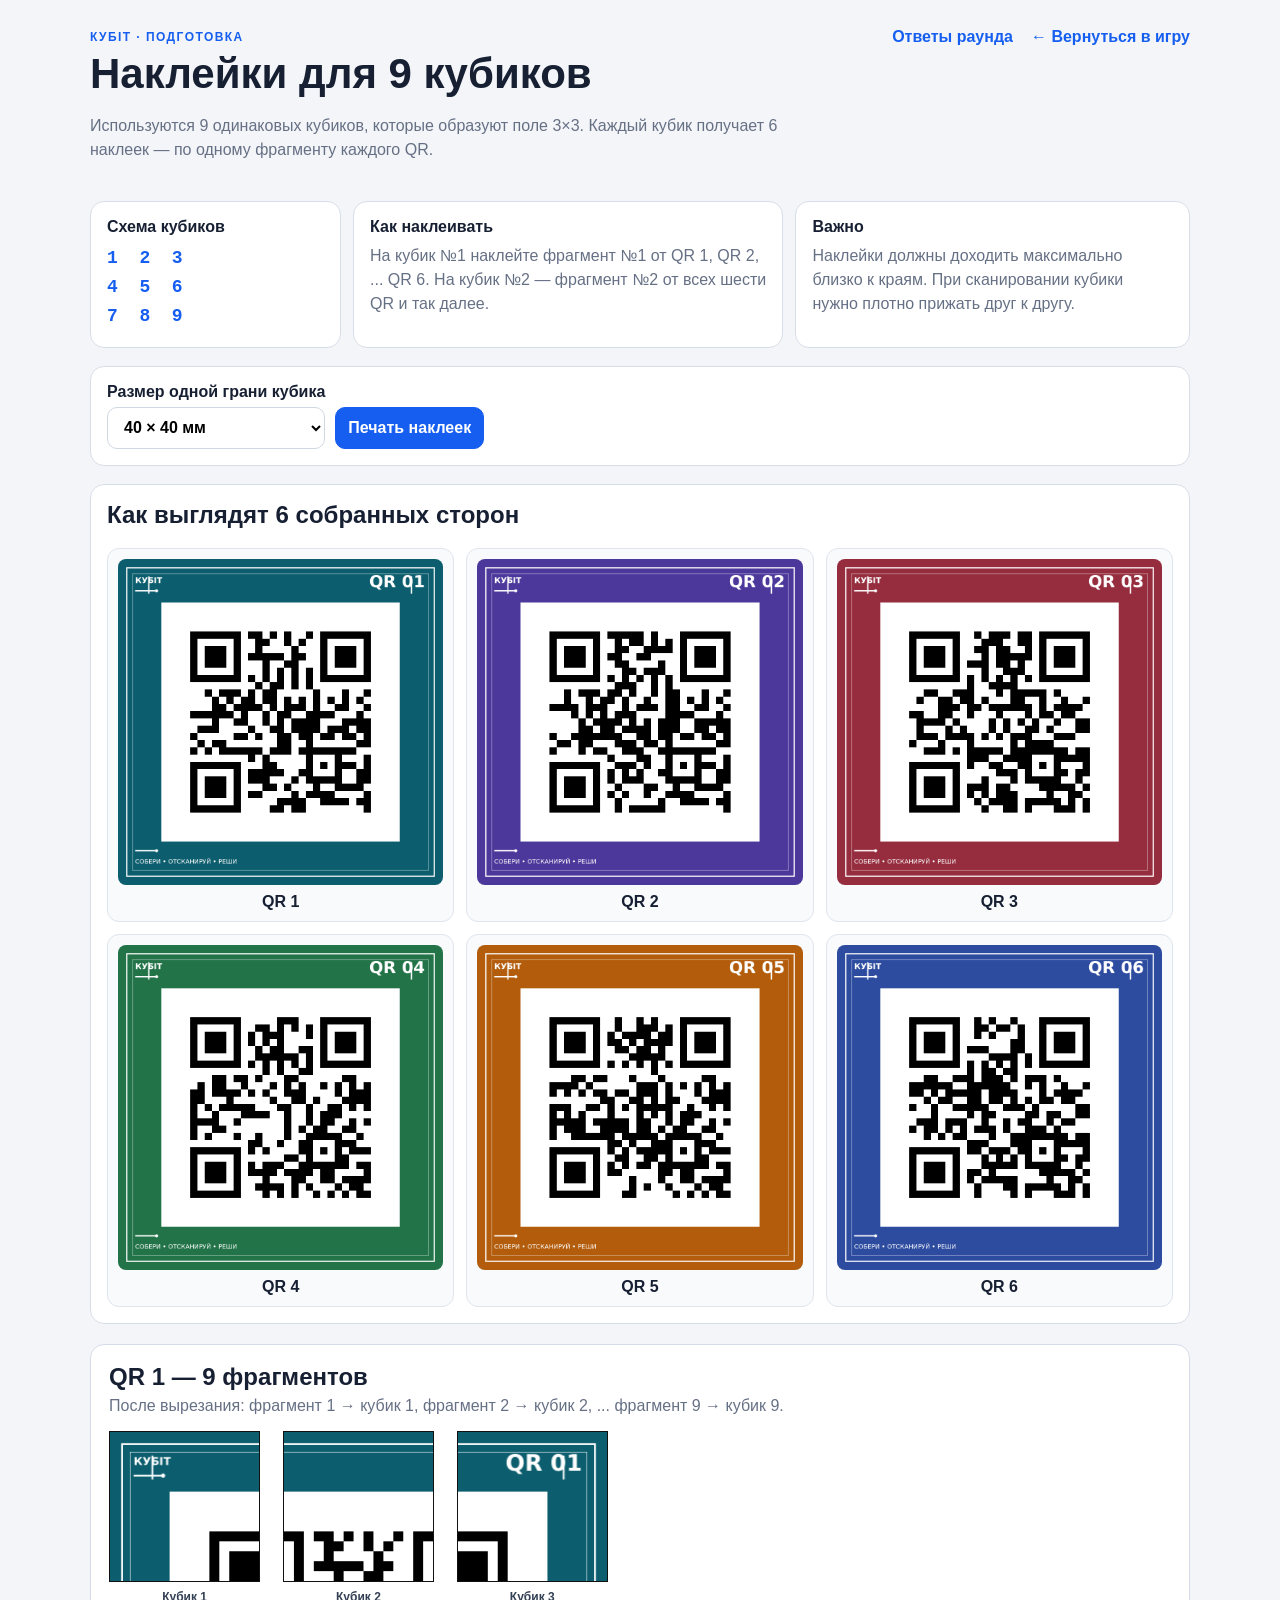
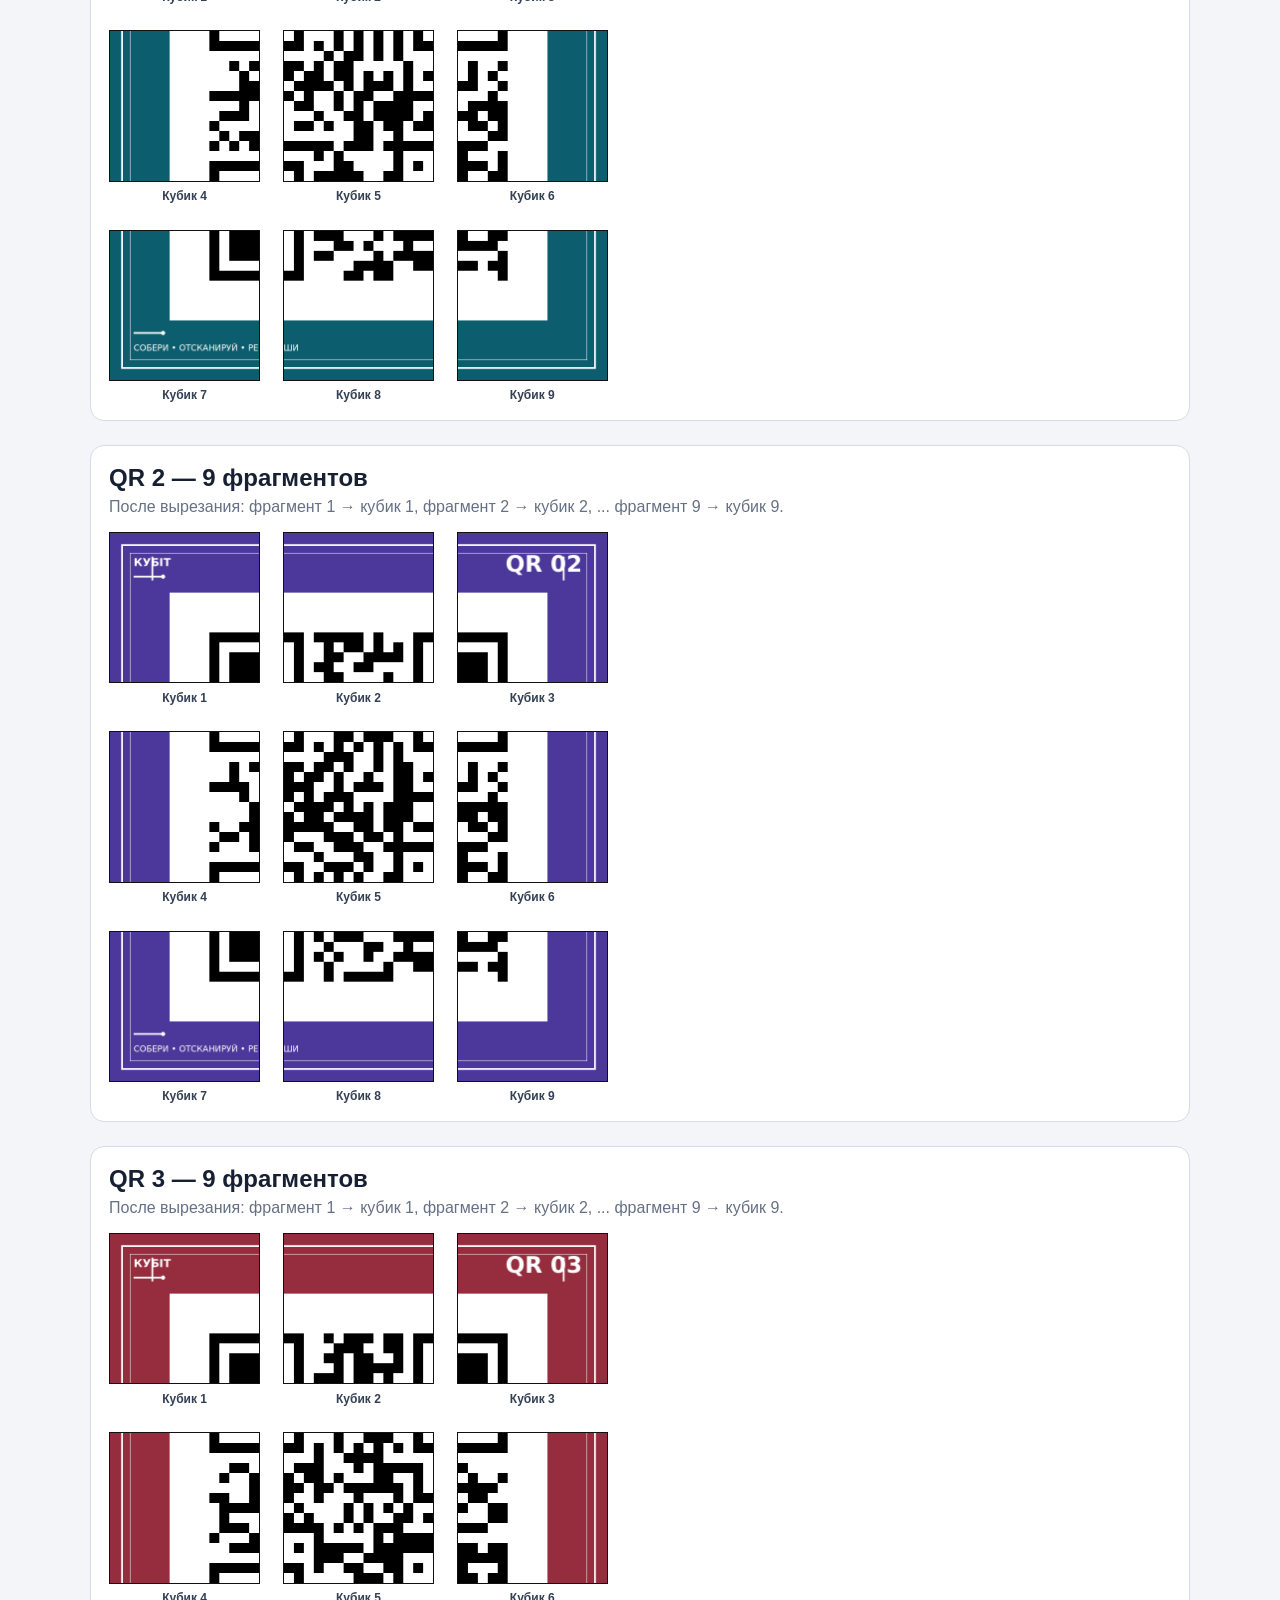
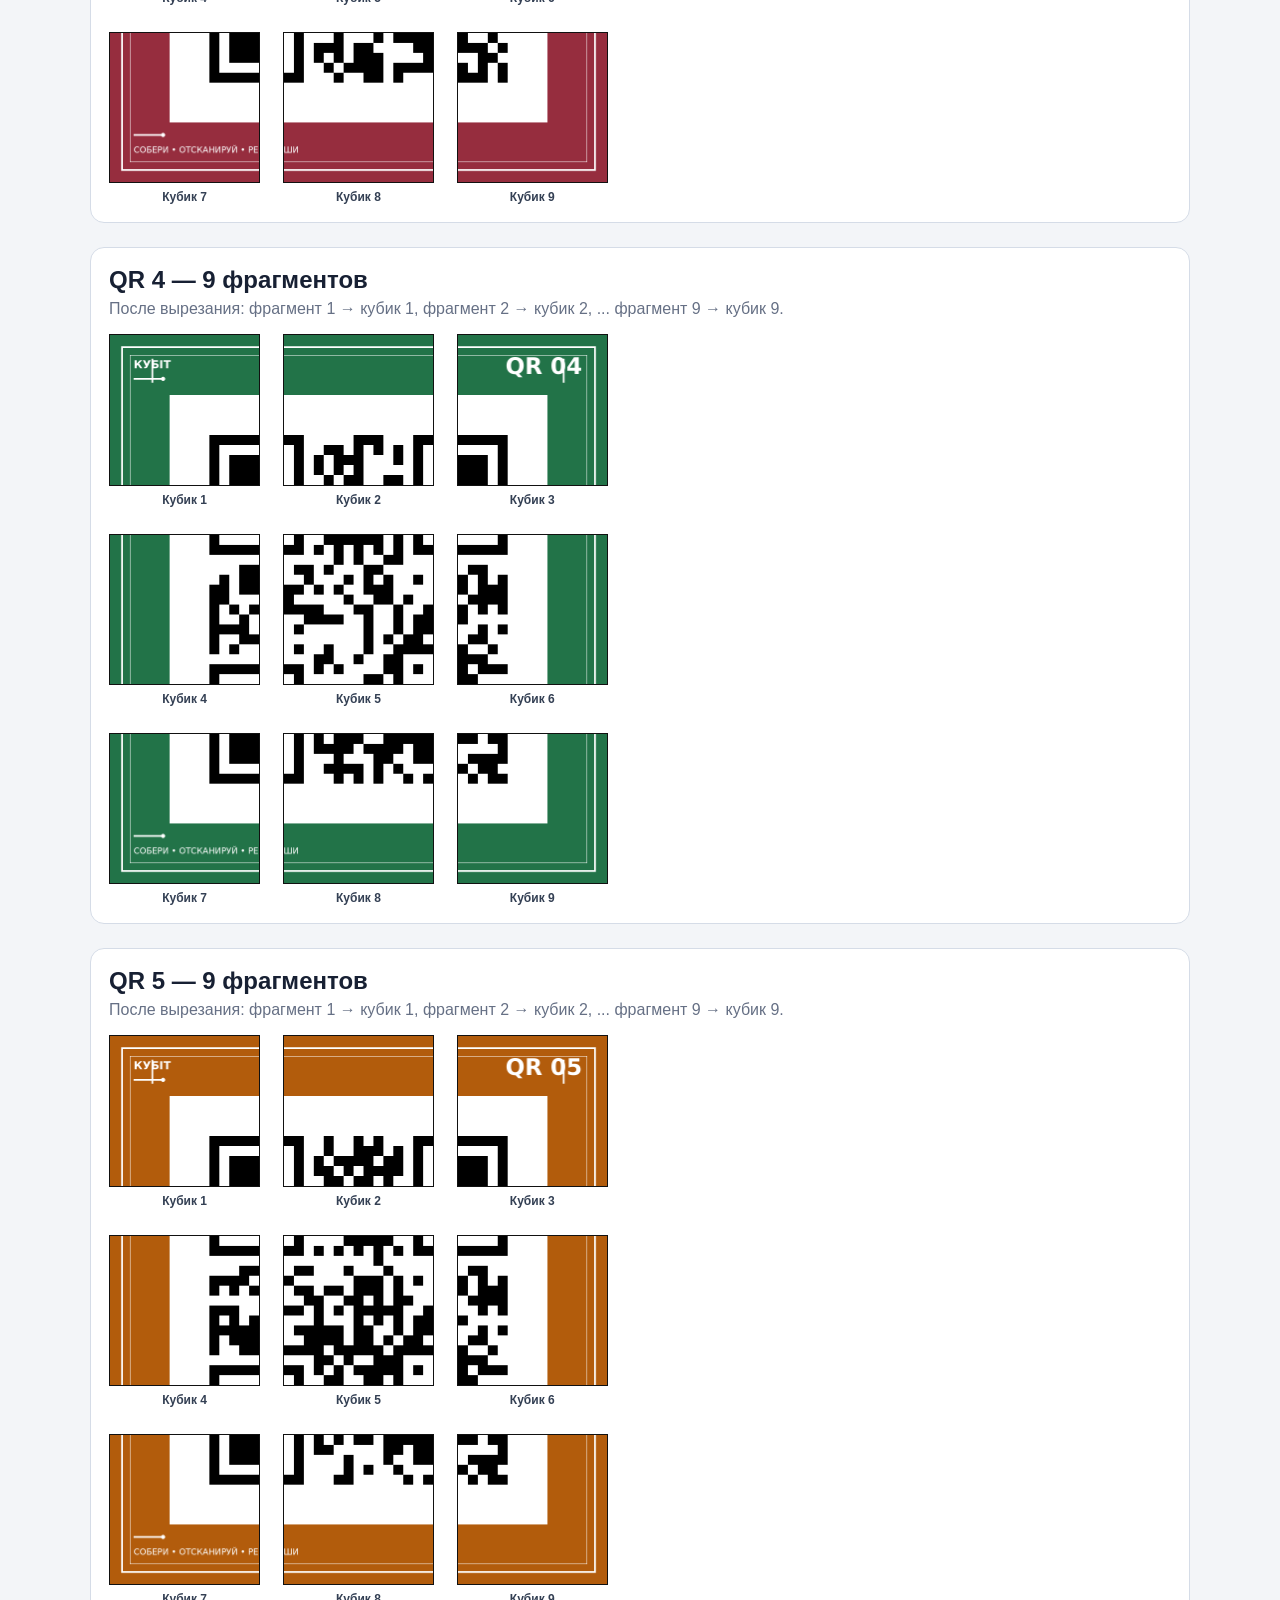
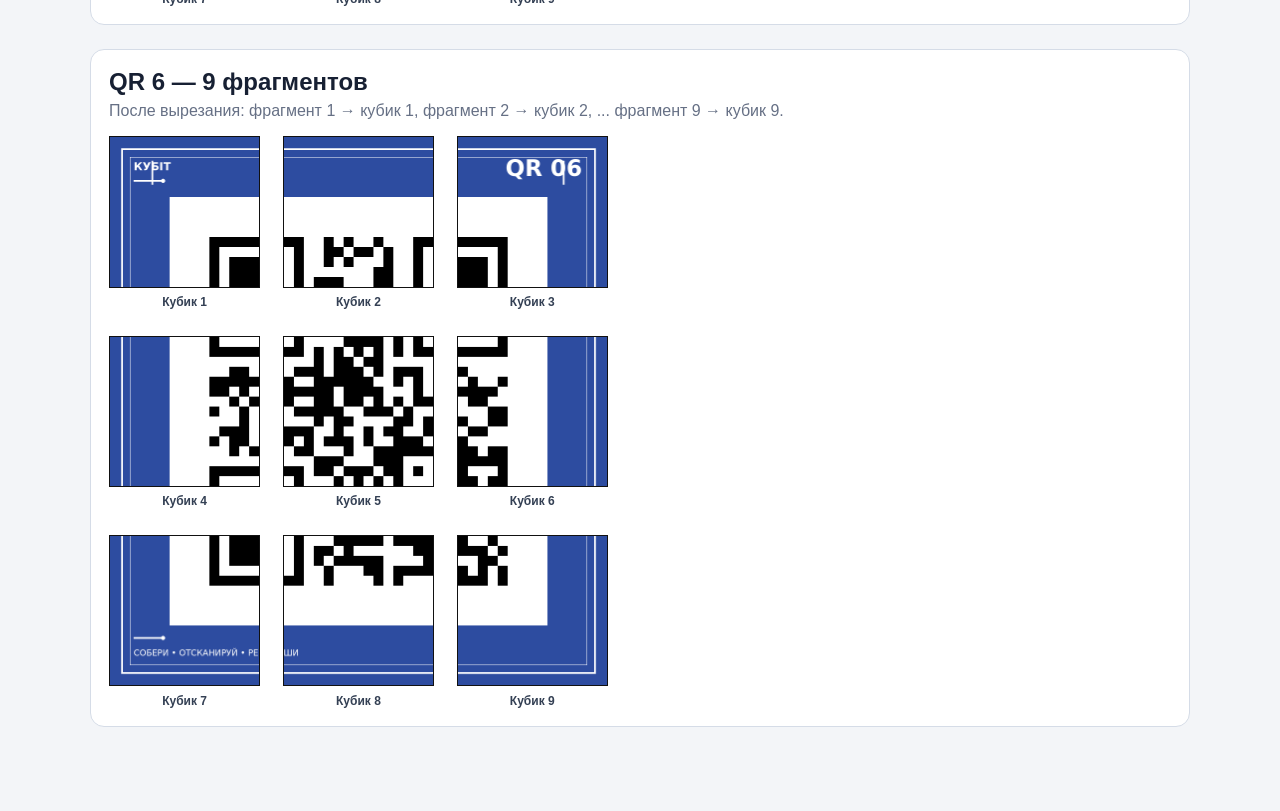
<file: cube-kit.html>
<!doctype html>
<html lang="ru">
<head>
  <meta charset="utf-8">
  <meta name="viewport" content="width=device-width, initial-scale=1">
  <title>Набор для 9 кубиков — КубIT</title>
  <link rel="stylesheet" href="cube-kit.css">
  <script src="cube-kit.js" defer></script>
</head>
<body>
  <main class="page">
    <header class="screen-only">
      <div>
        <p class="eyebrow">КУБIT · ПОДГОТОВКА</p>
        <h1>Наклейки для 9 кубиков</h1>
        <p>
          Используются 9 одинаковых кубиков, которые образуют поле 3×3.
          Каждый кубик получает 6 наклеек — по одному фрагменту каждого QR.
        </p>
      </div>
      <nav class="header-links">
        <a href="answers.html">Ответы раунда</a>
        <a href="index.html">← Вернуться в игру</a>
      </nav>
    </header>

    <section class="info screen-only">
      <div>
        <strong>Схема кубиков</strong>
        <pre>1  2  3
4  5  6
7  8  9</pre>
      </div>
      <div>
        <strong>Как наклеивать</strong>
        <p>
          На кубик №1 наклейте фрагмент №1 от QR 1, QR 2, ... QR 6.
          На кубик №2 — фрагмент №2 от всех шести QR и так далее.
        </p>
      </div>
      <div>
        <strong>Важно</strong>
        <p>
          Наклейки должны доходить максимально близко к краям. При сканировании
          кубики нужно плотно прижать друг к другу.
        </p>
      </div>
    </section>

    <section class="toolbar screen-only">
      <label>
        Размер одной грани кубика
        <select id="sizeSelect">
          <option value="30">30 × 30 мм</option>
          <option value="35">35 × 35 мм</option>
          <option value="40" selected>40 × 40 мм</option>
          <option value="45">45 × 45 мм</option>
          <option value="50">50 × 50 мм</option>
        </select>
      </label>
      <button id="printBtn">Печать наклеек</button>
    </section>

    <section class="preview screen-only">
      <h2>Как выглядят 6 собранных сторон</h2>
      <div class="preview-grid" id="previewGrid"></div>
    </section>

    <section id="faceSheets"></section>
  </main>
</body>
</html>
</file>
<file: cube-kit.css>
* { box-sizing: border-box; }

:root { --tile-size: 40mm; }

body {
  margin: 0;
  color: #172033;
  background: #f3f5f8;
  font-family: Arial, sans-serif;
}

.page {
  width: min(1100px, 94%);
  margin: 0 auto;
  padding: 28px 0 60px;
}

header {
  display: flex;
  justify-content: space-between;
  align-items: flex-start;
  gap: 28px;
  margin-bottom: 22px;
}

header h1 {
  margin: 3px 0 10px;
  font-size: 42px;
}

header p {
  max-width: 720px;
  color: #667085;
  line-height: 1.55;
}

header a {
  color: #155eef;
  text-decoration: none;
  font-weight: 700;
}

.eyebrow {
  margin: 0;
  color: #155eef;
  font-size: 12px;
  font-weight: 800;
  letter-spacing: .12em;
}

.info {
  display: grid;
  grid-template-columns: .7fr 1.2fr 1.1fr;
  gap: 12px;
  margin-bottom: 18px;
}

.info > div,
.preview,
.toolbar {
  padding: 16px;
  border: 1px solid #d8dee8;
  border-radius: 14px;
  background: white;
}

.info strong { display: block; margin-bottom: 8px; }

.info p {
  margin: 0;
  color: #667085;
  line-height: 1.5;
}

.info pre {
  margin: 0;
  color: #155eef;
  font-size: 18px;
  font-weight: 800;
  line-height: 1.6;
}

.toolbar {
  display: flex;
  align-items: end;
  gap: 10px;
  margin-bottom: 18px;
}

.toolbar label {
  display: grid;
  gap: 6px;
  font-weight: 700;
}

select, button {
  min-height: 42px;
  border: 1px solid #cfd7e3;
  border-radius: 10px;
  padding: 0 12px;
  background: white;
  font: inherit;
}

button {
  color: white;
  border-color: #155eef;
  background: #155eef;
  font-weight: 800;
  cursor: pointer;
}

.preview { margin-bottom: 20px; }

.preview h2 { margin-top: 0; }

.preview-grid {
  display: grid;
  grid-template-columns: repeat(3, 1fr);
  gap: 12px;
}

.preview-card {
  padding: 10px;
  border: 1px solid #dfe5ed;
  border-radius: 12px;
  background: #f8fafc;
}

.preview-card img {
  display: block;
  width: 100%;
  border-radius: 8px;
}

.preview-card strong {
  display: block;
  margin-top: 8px;
  text-align: center;
}

.face-sheet {
  margin: 0 0 24px;
  padding: 18px;
  border: 1px solid #d5dce7;
  border-radius: 14px;
  background: white;
}

.face-sheet h2 {
  margin: 0 0 6px;
}

.face-sheet > p {
  margin: 0 0 16px;
  color: #667085;
}

.sticker-grid {
  display: grid;
  grid-template-columns: repeat(3, max-content);
  gap: 7mm 6mm;
  align-items: start;
}

.sticker-wrap {
  display: grid;
  justify-items: center;
  gap: 2mm;
}

.sticker {
  width: var(--tile-size);
  height: var(--tile-size);
  border: .35mm solid #111;
  background: white;
  overflow: hidden;
}

.sticker img {
  display: block;
  width: 100%;
  height: 100%;
  object-fit: fill;
}

.caption {
  color: #344054;
  font-size: 9pt;
  font-weight: 700;
}

@media print {
  @page {
    size: A4;
    margin: 10mm;
  }

  body { background: white; }

  .screen-only { display: none !important; }

  .page {
    width: auto;
    margin: 0;
    padding: 0;
  }

  .face-sheet {
    break-after: page;
    page-break-after: always;
    margin: 0;
    padding: 0;
    border: 0;
    border-radius: 0;
  }

  .face-sheet:last-child {
    break-after: auto;
    page-break-after: auto;
  }

  .face-sheet h2 {
    margin: 0 0 2mm;
    font-size: 14pt;
  }

  .face-sheet > p {
    margin-bottom: 3mm;
    font-size: 9pt;
  }

  .sticker-grid {
    gap: 4mm 4mm;
  }

  .caption { font-size: 8pt; }
}


.header-links {
  display: flex;
  align-items: center;
  gap: 18px;
  flex-wrap: wrap;
  justify-content: flex-end;
}

@media (max-width: 720px) {
  header { flex-direction: column; }
  .header-links { justify-content: flex-start; }
}
</file>
